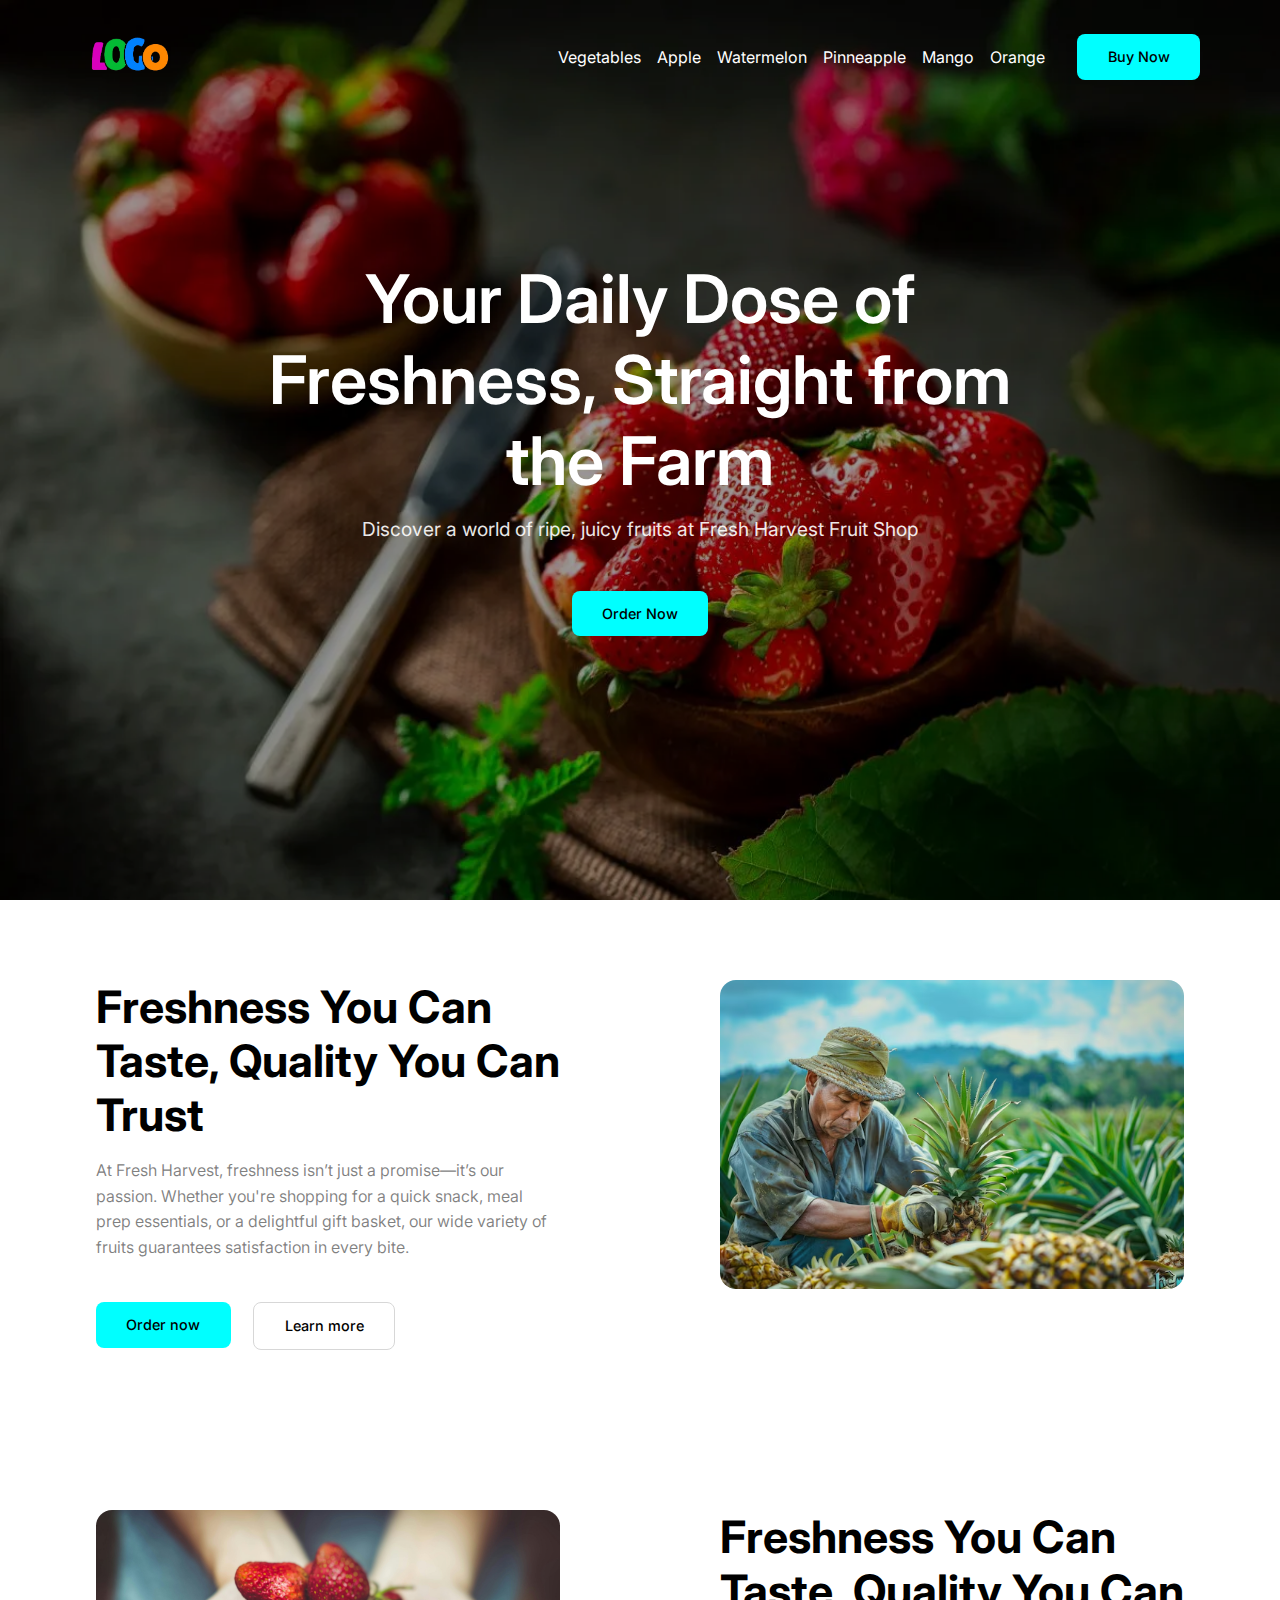
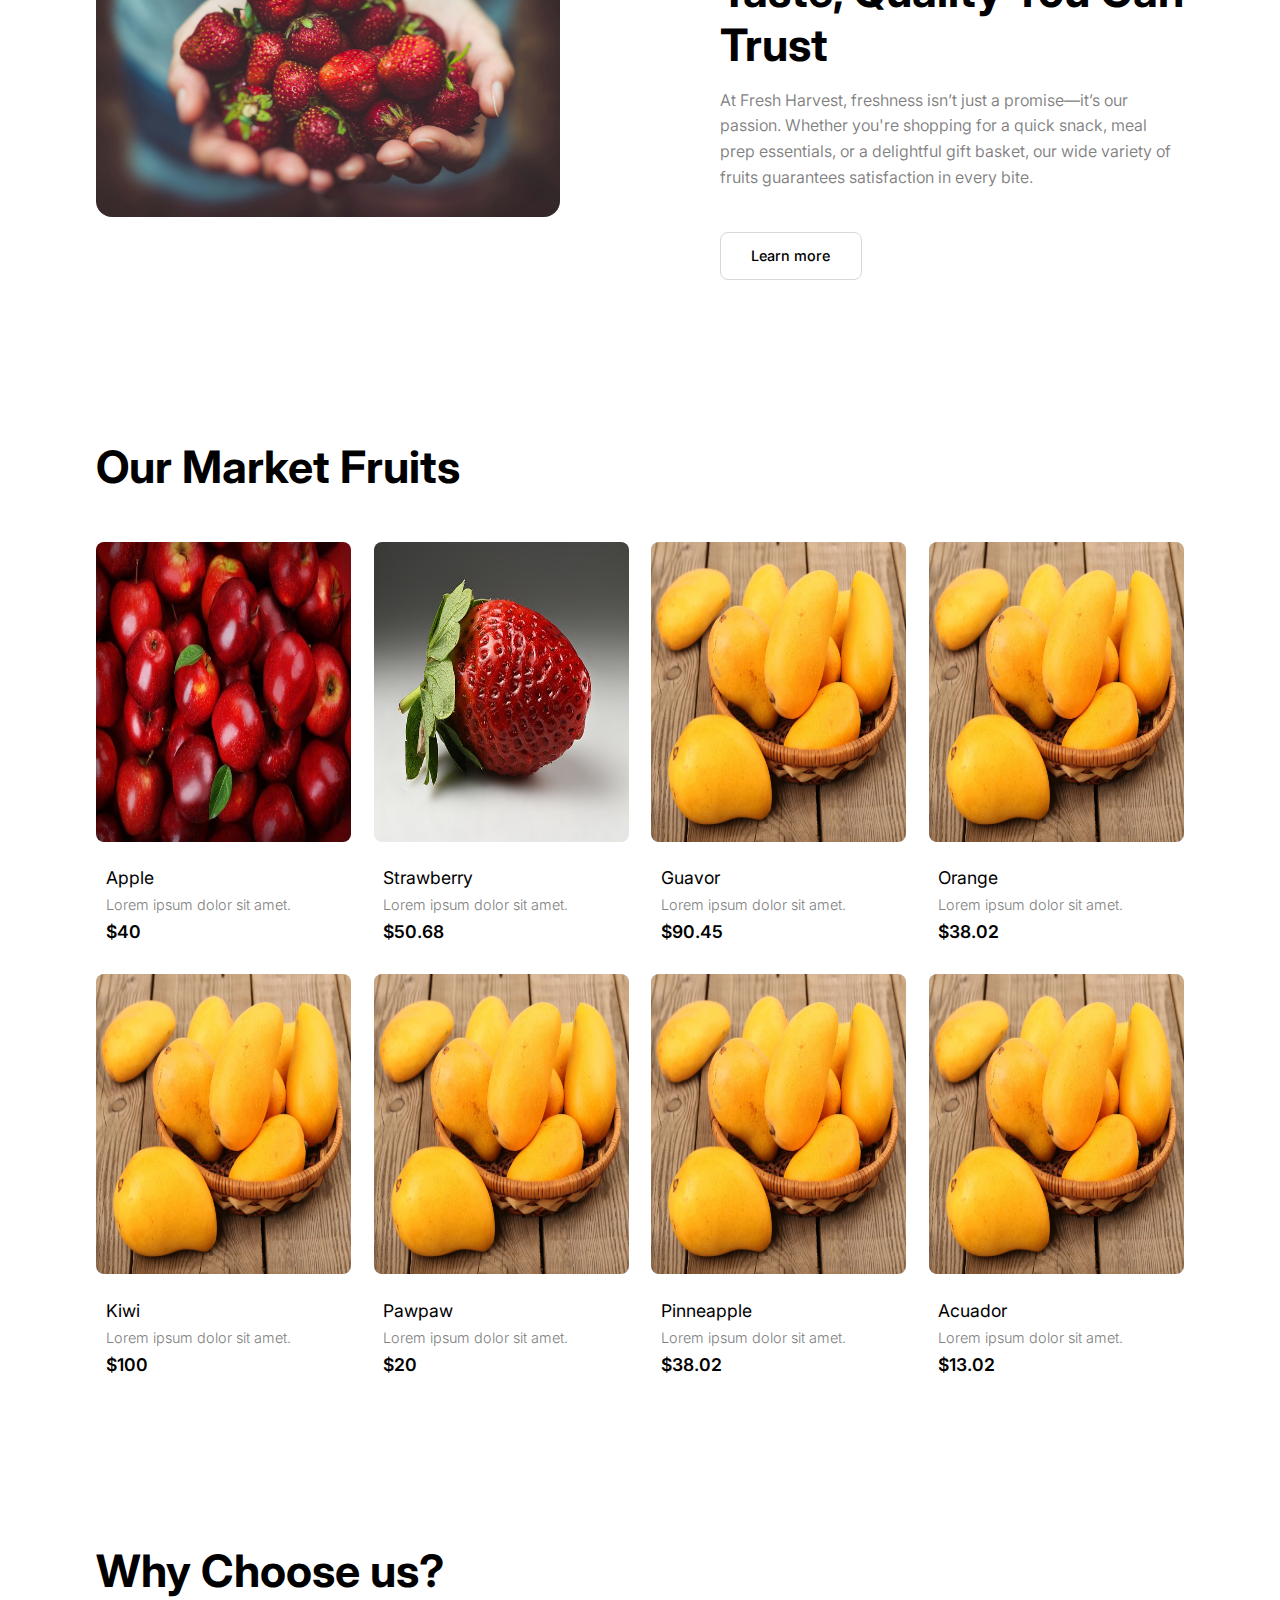
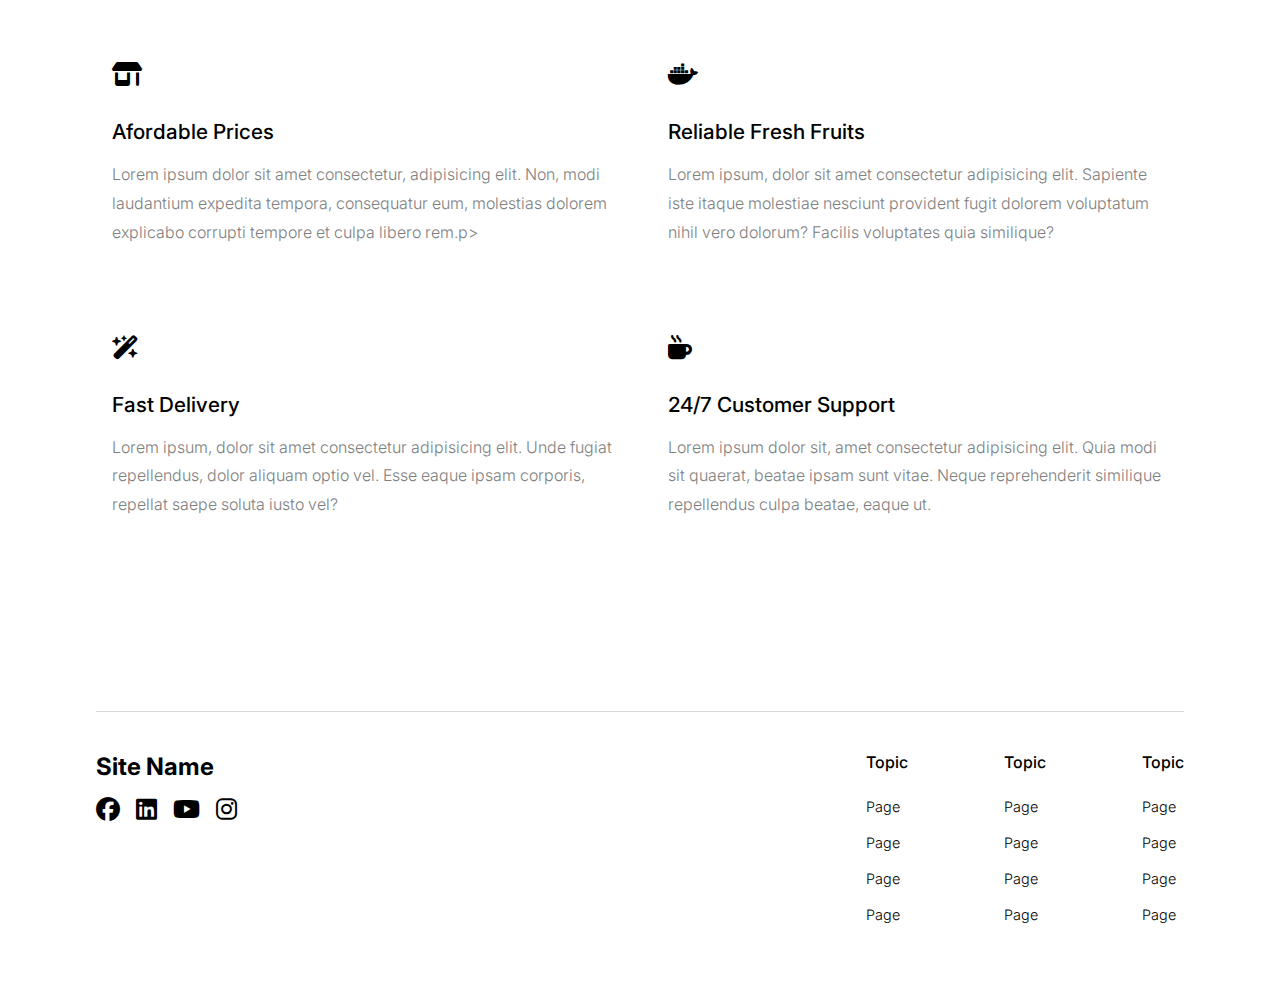
<file: index.html>
<!DOCTYPE html>
<html lang="en">
<head>
    <meta charset="UTF-8">
    <meta name="viewport" content="width=device-width, initial-scale=1.0">
    <title>Task Design File</title>
    <link rel="stylesheet" href="stylee.css"/>

    <link rel="stylesheet" href="https://cdnjs.cloudflare.com/ajax/libs/font-awesome/6.7.2/css/all.min.css" integrity="sha512-Evv84Mr4kqVGRNSgIGL/F/aIDqQb7xQ2vcrdIwxfjThSH8CSR7PBEakCr51Ck+w+/U6swU2Im1vVX0SVk9ABhg==" crossorigin="anonymous" referrerpolicy="no-referrer" />
</head>
<body>

    <main>
        <div class="header-container">

            <div class="background-black-container">
    
                <nav class="nav-bar">
                    <div class="nav-bar-container">
                        <div class="logo-container">
                            <img src="logo.png" width="100"/>
                        </div>
        
                        <div class="side-nav-bar">
                            <ul class="nav-list">
                                <li class="list">
                                    <a href="#">Vegetables</a>
                                </li>
        
                                <li class="list">
                                    <a href="#">Apple</a>
                                </li>
        
                                <li class="list">
                                    <a href="#">Watermelon</a>
                                </li>
        
                                <li class="list">
                                    <a href="#">Pinneapple</a>
                                </li>
        
                                <li class="list">
                                    <a href="#">Mango</a>
                                </li>
        
                                <li class="list">
                                    <a href="#">Orange</a>
                                </li>
                            </ul>
        
                            <div class="button-container">
                                <button>Buy Now</button>
                            </div>
                        </div>
                    </div>
        
                </nav>
        
                <section class="hero-section">
                    <div class="hero-section-container">
                        <div class="hero-text">
                            <h1>Your Daily Dose of Freshness, Straight from the Farm</h1>
                            <p>Discover a world of ripe, juicy fruits at Fresh Harvest Fruit Shop</p>
                        </div>
        
                        <div class="button-container">
                            <button>Order Now</button>
                        </div>
                    </div>
        
                </section>
    
            </div>
    
        </div>

        <section class="about-us-section">
            <div class="about-us-container">
                <div class="about-us-content">
                    <div class="about-us-title">
                        <h2>Freshness You Can Taste, Quality You Can Trust</h2>
                        <p>At Fresh Harvest, freshness isn’t just a promise—it’s our passion. Whether you're shopping for a quick snack, meal prep essentials, or a delightful gift basket, our wide variety of fruits guarantees satisfaction in every bite.</p>
                    </div>

                    <div class="about-us-button">
                        <div class="button-container">
                            <button>Order now</button>
                        </div>

                        <div class="button-container  button2">
                            <button>Learn more</button>
                        </div>
                    </div>

                </div>

                <div class="about-us-image">
                
                    <img src="farmer-harvesting-pineapple-farm-fruits-field_1168123-46150.avif"/>
                </div>
            </div>
        </section>

        <section class="about-us-section">
            <div class="about-us-container">

                <div class="about-us-image">
                
                    <img src="image.jpeg"/>
                </div>
                
                <div class="about-us-content">
                    <div class="about-us-title">
                        <h2>Freshness You Can Taste, Quality You Can Trust</h2>
                        <p>At Fresh Harvest, freshness isn’t just a promise—it’s our passion. Whether you're shopping for a quick snack, meal prep essentials, or a delightful gift basket, our wide variety of fruits guarantees satisfaction in every bite.</p>
                    </div>

                    <div class="about-us-button">
                       
                        <div class="button-container  button2">
                            <button>Learn more</button>
                        </div>
                    </div>

                </div>

            </div>
        </section>

        <section class="product-catalog-section">
            <div class="product-catalog-container">
                <div class="product-title">
                    <h2>Our Market Fruits</h2>
                </div>

                <div class="fruit-product-container">

                    <div class="fruit-container">
                        <div class="fruit-image">
                            <img src="apple.jpg" alt="fruit-image">
                        </div>
    
                        <div class="fruit-name-price-description">
                            <h3>Apple</h3>
                            <p>Lorem ipsum dolor sit amet.</p>
                            <h4>$40</h4>
                        </div>

                    </div>

                    <div class="fruit-container">
                        <div class="fruit-image">
                            <img src="strawberry.jpg" alt="fruit-image">
                        </div>
    
                        <div class="fruit-name-price-description">
                            <h3>Strawberry</h3>
                            <p>Lorem ipsum dolor sit amet.</p>
                            <h4>$50.68</h4>
                        </div>

                    </div>

                    <div class="fruit-container">
                        <div class="fruit-image">
                            <img src="mango.webp" alt="fruit-image">
                        </div>
    
                        <div class="fruit-name-price-description">
                            <h3>Guavor</h3>
                            <p>Lorem ipsum dolor sit amet.</p>
                            <h4>$90.45</h4>
                        </div>

                    </div>

                    <div class="fruit-container">
                        <div class="fruit-image">
                            <img src="mango.webp" alt="fruit-image">
                        </div>
    
                        <div class="fruit-name-price-description">
                            <h3>Orange</h3>
                            <p>Lorem ipsum dolor sit amet.</p>
                            <h4>$38.02</h4>
                        </div>

                    </div>

                    <div class="fruit-container">
                        <div class="fruit-image">
                            <img src="mango.webp" alt="fruit-image">
                        </div>
    
                        <div class="fruit-name-price-description">
                            <h3>Kiwi</h3>
                            <p>Lorem ipsum dolor sit amet.</p>
                            <h4>$100</h4>
                        </div>

                    </div>

                    <div class="fruit-container">
                        <div class="fruit-image">
                            <img src="mango.webp" alt="fruit-image">
                        </div>
    
                        <div class="fruit-name-price-description">
                            <h3>Pawpaw</h3>
                            <p>Lorem ipsum dolor sit amet.</p>
                            <h4>$20</h4>
                        </div>

                    </div>

                    <div class="fruit-container">
                        <div class="fruit-image">
                            <img src="mango.webp" alt="fruit-image">
                        </div>
    
                        <div class="fruit-name-price-description">
                            <h3>Pinneapple</h3>
                            <p>Lorem ipsum dolor sit amet.</p>
                            <h4>$38.02</h4>
                        </div>

                    </div>

                    <div class="fruit-container">
                        <div class="fruit-image">
                            <img src="mango.webp" alt="fruit-image">
                        </div>
    
                        <div class="fruit-name-price-description">
                            <h3>Acuador</h3>
                            <p>Lorem ipsum dolor sit amet.</p>
                            <h4>$13.02</h4>
                        </div>

                    </div>

                </div>
            </div>

        </section>

        <section>
            <div class="why-us-section-container">
                <div class="why-us-title">
                    <h2>Why Choose us?</h2>
                </div>

                <div class="benefit-container">
                    <div class="benefit-card">
                        <div class="benefit-icons">
                            <i class="fa-solid fa-shop"></i>

                        </div>

                        <div class="benefit-description">
                            <h3>Afordable Prices</h3>
                            <p>Lorem ipsum dolor sit amet consectetur, adipisicing elit. Non, modi laudantium expedita tempora, consequatur eum, molestias dolorem explicabo corrupti tempore et culpa libero rem.p>
                        </div>
                    </div>

                    <div class="benefit-card">
                        <div class="benefit-icons">
                            <i class="fa-brands fa-docker"></i>

                        </div>

                        <div class="benefit-description">
                            <h3>Reliable Fresh Fruits</h3>
                            <p>Lorem ipsum, dolor sit amet consectetur adipisicing elit. Sapiente iste itaque molestiae nesciunt provident fugit dolorem voluptatum nihil vero dolorum? Facilis voluptates quia similique?</p>
                        </div>
                    </div>

                    <div class="benefit-card">
                        <div class="benefit-icons">
                            <i class="fa-solid fa-wand-magic-sparkles"></i>

                        </div>

                        <div class="benefit-description">
                            <h3>Fast Delivery</h3>
                            <p>Lorem ipsum, dolor sit amet consectetur adipisicing elit. Unde fugiat repellendus, dolor aliquam optio vel. Esse eaque ipsam corporis, repellat saepe soluta iusto vel?</p>
                        </div>
                    </div>

                    <div class="benefit-card">
                        <div class="benefit-icons">
                            <i class="fa-solid fa-mug-hot"></i>

                        </div>

                        <div class="benefit-description">
                            <h3>24/7 Customer Support</h3>
                            <p>Lorem ipsum dolor sit, amet consectetur adipisicing elit. Quia modi sit quaerat, beatae ipsam sunt vitae. Neque reprehenderit similique repellendus culpa beatae, eaque ut.</p>
                        </div>
                    </div>
                </div>
            </div>
        </section>
    </main>

    <footer class="footer">
        <div class="footert-container">
            <div class="footer-logo-container">
                <div class="logo">
                    <h3>Site Name</h3>
                </div>

                <div class="social-media-logo">
                    <div class="social-media">
                        <i class="fa-brands fa-facebook"></i>
                    </div>

                    <div class="social-media">
                        <i class="fa-brands fa-linkedin"></i>
                    </div>

                    <div class="social-media">
                        <i class="fa-brands fa-youtube"></i>
                    </div>

                    <div class="social-media">
                        <i class="fa-brands fa-instagram"></i>
                    </div>
                </div>

            </div>

            <div class="footer-links">
                <div class="footer-link-container">
                    <h3>Topic</h3>
                    <ul class="links-container">
                        <li class="links">
                            <a href="#">Page</a>
                        </li>

                        <li class="links">
                            <a href="#">Page</a>
                        </li>

                        <li class="links">
                            <a href="#">Page</a>
                        </li>
                        <li class="links">
                            <a href="#">Page</a>
                        </li>
                    </ul>
                </div>

                <div class="footer-link-container">
                    <h3>Topic</h3>
                    <ul class="links-container">
                        <li class="links">
                            <a href="#">Page</a>
                        </li>

                        <li class="links">
                            <a href="#">Page</a>
                        </li>

                        <li class="links">
                            <a href="#">Page</a>
                        </li>
                        <li class="links">
                            <a href="#">Page</a>
                        </li>
                    </ul>
                </div>

                <div class="footer-link-container">
                    <h3>Topic</h3>
                    <ul class="links-container">
                        <li class="links">
                            <a href="#">Page</a>
                        </li>

                        <li class="links">
                            <a href="#">Page</a>
                        </li>

                        <li class="links">
                            <a href="#">Page</a>
                        </li>
                        <li class="links">
                            <a href="#">Page</a>
                        </li>
                    </ul>
                </div>

            </div>
        </div>
    </footer>



    
</body>
</html>
</file>
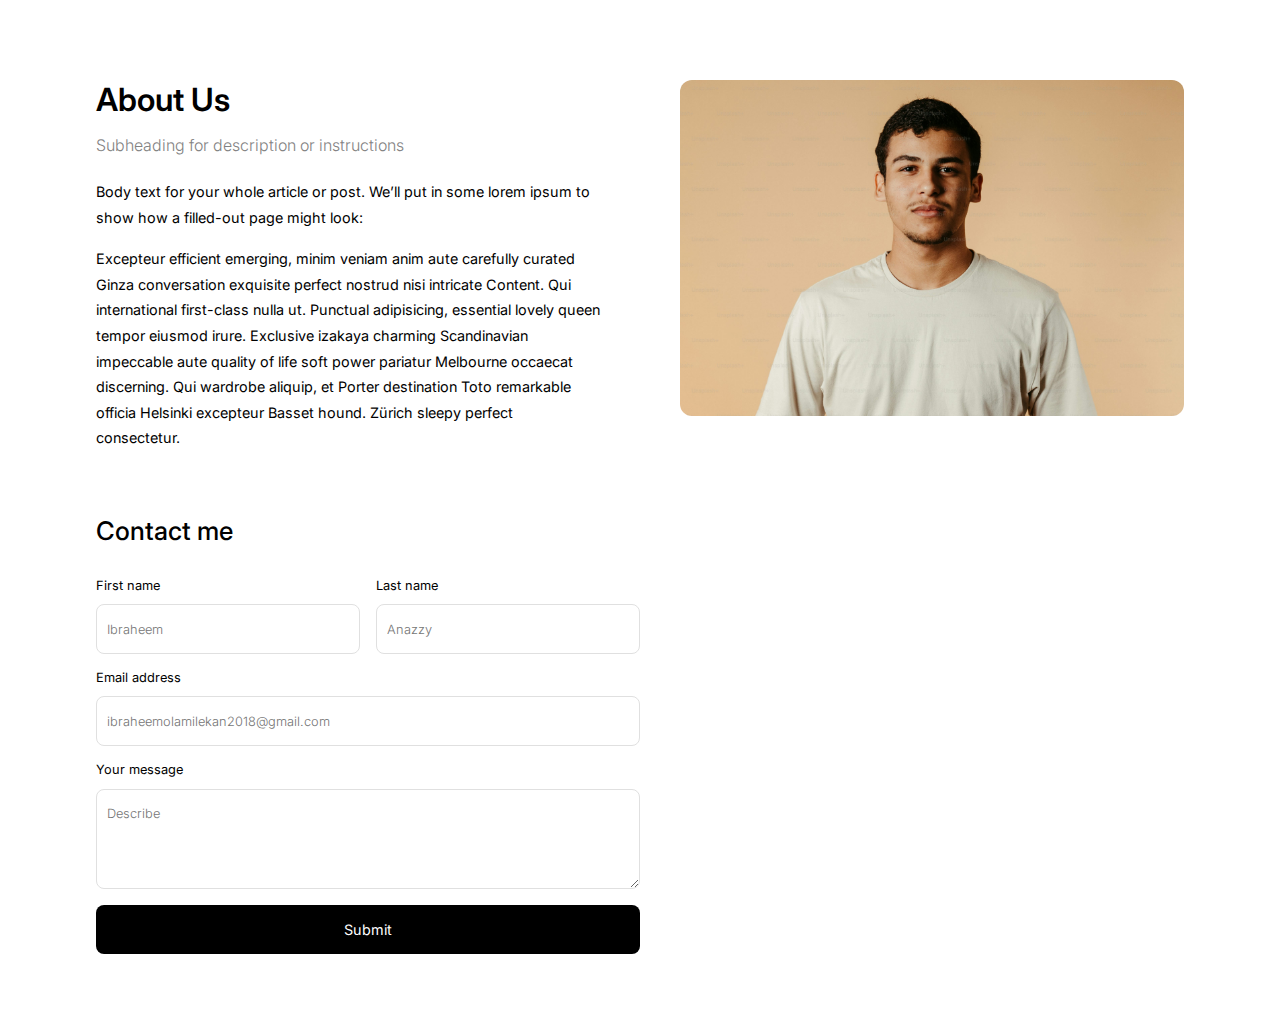
<file: about.html>
<!DOCTYPE html>
<html lang="en">
<head>
    <meta charset="UTF-8">
    <meta name="viewport" content="width=device-width, initial-scale=1.0">
    <title>About us</title>
    <link rel="stylesheet" href="about.css"/>
    <link rel="stylesheet" href="https://cdnjs.cloudflare.com/ajax/libs/font-awesome/6.7.2/css/all.min.css" integrity="sha512-Evv84Mr4kqVGRNSgIGL/F/aIDqQb7xQ2vcrdIwxfjThSH8CSR7PBEakCr51Ck+w+/U6swU2Im1vVX0SVk9ABhg==" crossorigin="anonymous" referrerpolicy="no-referrer" />
</head>
<body>

<section class="about-us-section">
    <div class="about-us-container">
        <div class="about-us-content">
            <div class="title">
                <h2>About Us</h2>
                <p>Subheading for description or instructions</p>
            </div>

            <div class="description">
                <p>Body text for your whole article or post. We’ll put in some lorem ipsum to show how a filled-out page might look:</p>

                <p>Excepteur efficient emerging, minim veniam anim aute carefully curated Ginza conversation exquisite perfect nostrud nisi intricate Content. Qui  international first-class nulla ut. Punctual adipisicing, essential lovely queen tempor eiusmod irure. Exclusive izakaya charming Scandinavian impeccable aute quality of life soft power pariatur Melbourne occaecat discerning. Qui wardrobe aliquip, et Porter destination Toto remarkable officia Helsinki excepteur Basset hound. Zürich sleepy perfect consectetur.</p>
                
            </div>

        </div>

        <div class="image-container">
            <img src="premium_photo-1689568126014-06fea9d5d341.jpeg" alt="">
        </div>
    </div>

    <div class="form-container">
        <div class="form-title">
            <h3>Contact me</h3>
        </div>

        <form action="" class="form">
            
            <div class="name-input">
                <div class="input">
                    <label for="name">First name</label>
                    <input type="text" id="name" placeholder="Ibraheem">
                </div>
                <div class="input">
                    <label for="lastname">Last name</label>
                    <input type="text" id="lastname" placeholder="Anazzy">
                </div>
            </div>
            <div class="input">
                <label for="email">Email address</label>
                <input type="email" id="email" placeholder="ibraheemolamilekan2018@gmail.com">
            </div>

            <div class="input">
                <label for="text">Your message</label>
                <textarea name="text" id="text" placeholder="Describe"></textarea>
            </div>

            <div class="submit-container">
                <button type="submit">Submit</button>

            </div>
           
        </form>
    </div>
</section>
    
</body>
</html>
</file>
<file: stylee.css>
@import url('https://fonts.googleapis.com/css2?family=Inter:ital,opsz,wght@0,14..32,100..900;1,14..32,100..900&display=swap');

*{
    margin: 0;
    box-sizing: border-box;
    padding: 0;
    font-family: "Inter", serif;
}

* section{
    width: 100%;
    height: auto;
    padding: 5rem 6rem;
}

* h2{
    font-size: 2.8rem;
}

/* Hero-section-styles */

.header-container{
    width: 100%;
    height: 100vh;
    background-image: url(strawberry.webp);
    background-repeat: no-repeat;
    background-size: cover;
}

.background-black-container{
    width: 100%;
    height: 100vh;
    background-color: rgba(0, 0, 0, 0.395);

}

.nav-bar{
    width: 100%;
    height: auto;
    padding: 2rem 5rem;
}
.nav-bar-container{
    width: 100%;
    height: auto;
    display: flex;
    flex-direction: row;
    justify-content: space-between;
    align-items: center;
    color: white;
}

.side-nav-bar{
    width: fit-content;
    height: auto;
    display: flex;
    flex-direction: row;
    column-gap: 2rem;
    align-items: center;
}
.nav-list{
    display: flex;
    flex-direction: row;
    column-gap: 1rem;
    list-style: none;
}

.list a{
    color: white;
    text-decoration: none;
    font-size: 1rem;
}

.list :hover{
    color: aqua;
    text-decoration: none;
    font-size: 1rem; 
}

.button-container button{
    padding: 0.9rem 1.9rem;
    font-size: 0.9rem;
    font-weight: 500;
    color: black;
    background-color: aqua;
    border: none;
    outline: none;
    border-radius: 0.5rem;
}

.hero-section{
    width: 100%;
    height: auto;
    padding: 2rem 4rem;
    margin: 7rem auto;
    display: flex;
    flex-direction: column;
    justify-content: center;
    align-items: center;
}

.hero-section-container{
    width: 100%;
    height: auto;
    display: flex;
    flex-direction: column;
    row-gap: 3rem;
    justify-content: center;
    align-items: center;
    color: white;
}

.hero-text{
    width: 100%;
    height: auto;
    display: flex;
    flex-direction: column;
    row-gap: 1rem;
    justify-content: center;
    align-items: center;
}

.hero-text h1{
    font-size: 4.2rem;
    font-weight: 600;
    text-align: center;
    max-width: 70%;
}
.hero-text p{
    font-size: 1.2rem;
    text-align: center;
    line-height: 1.6rem;
    font-weight: 400;
    opacity: 90%;
}

/* About-us-styles */

.about-us-container{
    width: 100%;
    height: auto;
    display: flex;
    flex-direction: row;
    justify-content: space-between;
    align-items: start;
    column-gap: 10rem;
}

.about-us-content{
    width: 100%;
    height: auto;
    display: flex;
    flex-direction: column;
    row-gap: 2.6rem;
}

.about-us-title{
    display: flex;
    flex-direction: column;
    row-gap: 1rem;
}


.about-us-title p{
    font-size: 1rem;
    line-height: 1.6rem;
    color: grey;
    font-weight: 350;
}

.about-us-button{
    display: flex;
    flex-direction: row;
    column-gap: 1.4rem;
}

.button2 button{
    background-color: transparent;
    color: black;
    border: 1px solid #d7d7d7;
}

.about-us-image{
    width: 100%;
    height: auto;
}

.about-us-image img{
    width: 100%;
    height: auto;
    border-radius: 1rem;
}

/* product-catalog */

.product-catalog-container{
    width: 100%;
    height: auto;
    display: flex;
    flex-direction: column;
    row-gap: 3rem;
}

.fruit-product-container{
    width: 100%;
    height: auto;
    display: grid;
    grid-template-columns: repeat(4, 1fr);
    align-items: start;
    justify-content: start;
    gap: 1.4rem;
    
}

.fruit-container{
    width: 100%;
    height: auto;
    display: flex;
    flex-direction: column;
    row-gap: 1rem;
    align-items: start;

}

.fruit-image{
    width: 100%;
    height: 300px;
    background-position: cover;
}

.fruit-image img{
    width: 100%;
    height: 100%;
    border-radius: 0.5rem;
}

.fruit-name-price-description{
    display: flex;
    flex-direction: column;
    row-gap: 0.5rem;
    padding: 0.6rem;
}

.fruit-name-price-description h3{
    font-size: 1.1rem;
    font-weight: 400;
}

.fruit-name-price-description p{
    font-size: 0.9rem;
    color: grey;
    font-weight: 300;
}

.fruit-name-price-description h4{
    font-size: 1.1rem;
    font-weight: 600;
}

/* why-us-section */

.why-us-section-container{
    width: 100%;
    height: auto;
    display: flex;
    flex-direction: column;
    row-gap: 2rem;
}

.benefit-container{
    width: 100%;
    height: auto;
    display: grid;
    grid-template-columns: repeat(2, 1fr);
    gap: 1.5rem;

}

.benefit-card{
    width: 100%;
    height: auto;
    padding: 2rem 1rem;
    display: flex;
    flex-direction: column;
    row-gap: 2rem;
    flex-direction: 1rem;
    border-radius: 0.5rem;
    background-color: #fffffffd;
    
}

.benefit-icons i{
    font-size: 1.5rem;
}

.benefit-description{
    display: flex;
    flex-direction: column;
    row-gap: 1rem;
}

.benefit-description h3{
    font-size: 1.3rem;
    font-weight: 500;
}

.benefit-description p{
    font-size: 1rem;
    line-height: 1.8rem;
    font-weight: 300;
    color: grey;
}

.footer{
    width: 100%;
    height: auto;
    padding: 5rem 6rem;
}
.footert-container{
    width: 100%;
    height: auto;
    display: flex;
    flex-direction: row;
    justify-content: space-between;
    align-items: start;
    border-top: 1px solid #d7d7d7;
    padding-top: 2.5rem;
}
.footer-logo-container{
    width: fit-content;
    height: auto;
    display: flex;
    flex-direction: column;
    row-gap: 1rem;
}
.footer-logo-container h3{
    font-size: 1.5rem;
}
.social-media-logo{
    display: flex;
    flex-direction: row;
    column-gap: 1rem;
}
.social-media-logo i{
    font-size: 1.5rem;
}
.footer-links{
    display: flex;
    flex-direction: row;
    column-gap: 6rem;
}
.footer-link-container{
    display: flex;
    flex-direction: column;
    row-gap: 1.5rem;
}
.footer-link-container h3{
    font-size: 1rem;
    font-weight: 500;
}
.links-container{
    list-style: none;
    display: flex;
    flex-direction: column;
    row-gap: 1rem;
}
.links a{
    color: black;
    text-decoration: none;
    font-size: 0.9rem;
    font-weight: 300;
}
</file>
<file: about.css>
@import url('https://fonts.googleapis.com/css2?family=Inter:ital,opsz,wght@0,14..32,100..900;1,14..32,100..900&display=swap');

*{
    margin: 0;
    box-sizing: border-box;
    padding: 0;
    font-family: "Inter", serif;
}

* section{
    width: 100%;
    height: auto;
    padding: 5rem 6rem;
}

* h2{
    font-size: 2rem;
    font-weight: 600;
}

/* About-us_section */

.about-us-section{
    display: flex;
    flex-direction: column;
    row-gap: 4rem;
}
.about-us-container{
    width: 100%;
    height: auto;
    display: flex;
    flex-direction: row;
    column-gap: 5rem;
    justify-content: space-between;
    align-items: stretch;
}
.image-container{
    width: 100%;
    height: auto;
}
.image-container img{
    width: 100%;
    height: auto;
    border-radius: 12px;
}
.about-us-content{
    width: 100%;
    height: auto;
    display: flex;
    flex-direction: column;
    row-gap: 1.5rem;
}

.title{
    width: 100%;
    height: auto;
    display: flex;
    flex-direction: column;
    row-gap: 1rem;
}
.title p{
    color: #828282;
    font-size: 1rem;
    font-weight: 300;
}
.description{
    width: 100%;
    height: auto;
    display: flex;
    flex-direction: column;
    row-gap: 1rem;
}
.description p{
    font-size: 0.9rem;
    color: #000000;
    line-height: 1.6rem;
}

/* Form_container */
.form-container{
    width: 50%;
    height: auto;
    display: flex;
    flex-direction: column;
    row-gap: 2rem;
}
.form-title{
    width: 100%;
    height: auto;
}
.form-title h3{
    font-size: 1.6rem;
    font-weight: 500;
}
.form{
    width: 100%;
    height: auto;
    display: flex;
    flex-direction: column;
    row-gap: 1rem;
}
.name-input{
    width: 100%;
    height: auto;
    display: flex;
    flex-direction: row;
    column-gap: 1rem;
    align-items: start;
    justify-content: start;
}
.input{
    width: 100%;
    height: auto;
    display: flex;
    flex-direction: column;
    row-gap: 0.7rem;
}
label{
    font-size: 0.8rem;
    color: #000000;
}
input{
    width: 100%;
    padding: 1rem 0.6rem;
    border-radius: 8px;
    border: 1px solid #E0E0E0;
    outline: none;
}
::placeholder{
    font-size: 0.8rem;
    font-weight: 300;
}
textarea{
    width: 100%;
    height: 100px;
    padding: 1rem 0.6rem;
    border-radius: 8px;
    border: 1px solid #E0E0E0;
    outline: none;
}
.submit-container{
    width: 100%;
    height: auto;
}
.submit-container button{
    width: 100%;
    height: auto;
    font-size: 0.9rem;
    padding: 1rem;
    background-color: black;
    color: white;
    border-radius: 8px;
    outline: none;
    border: none;
}
</file>
